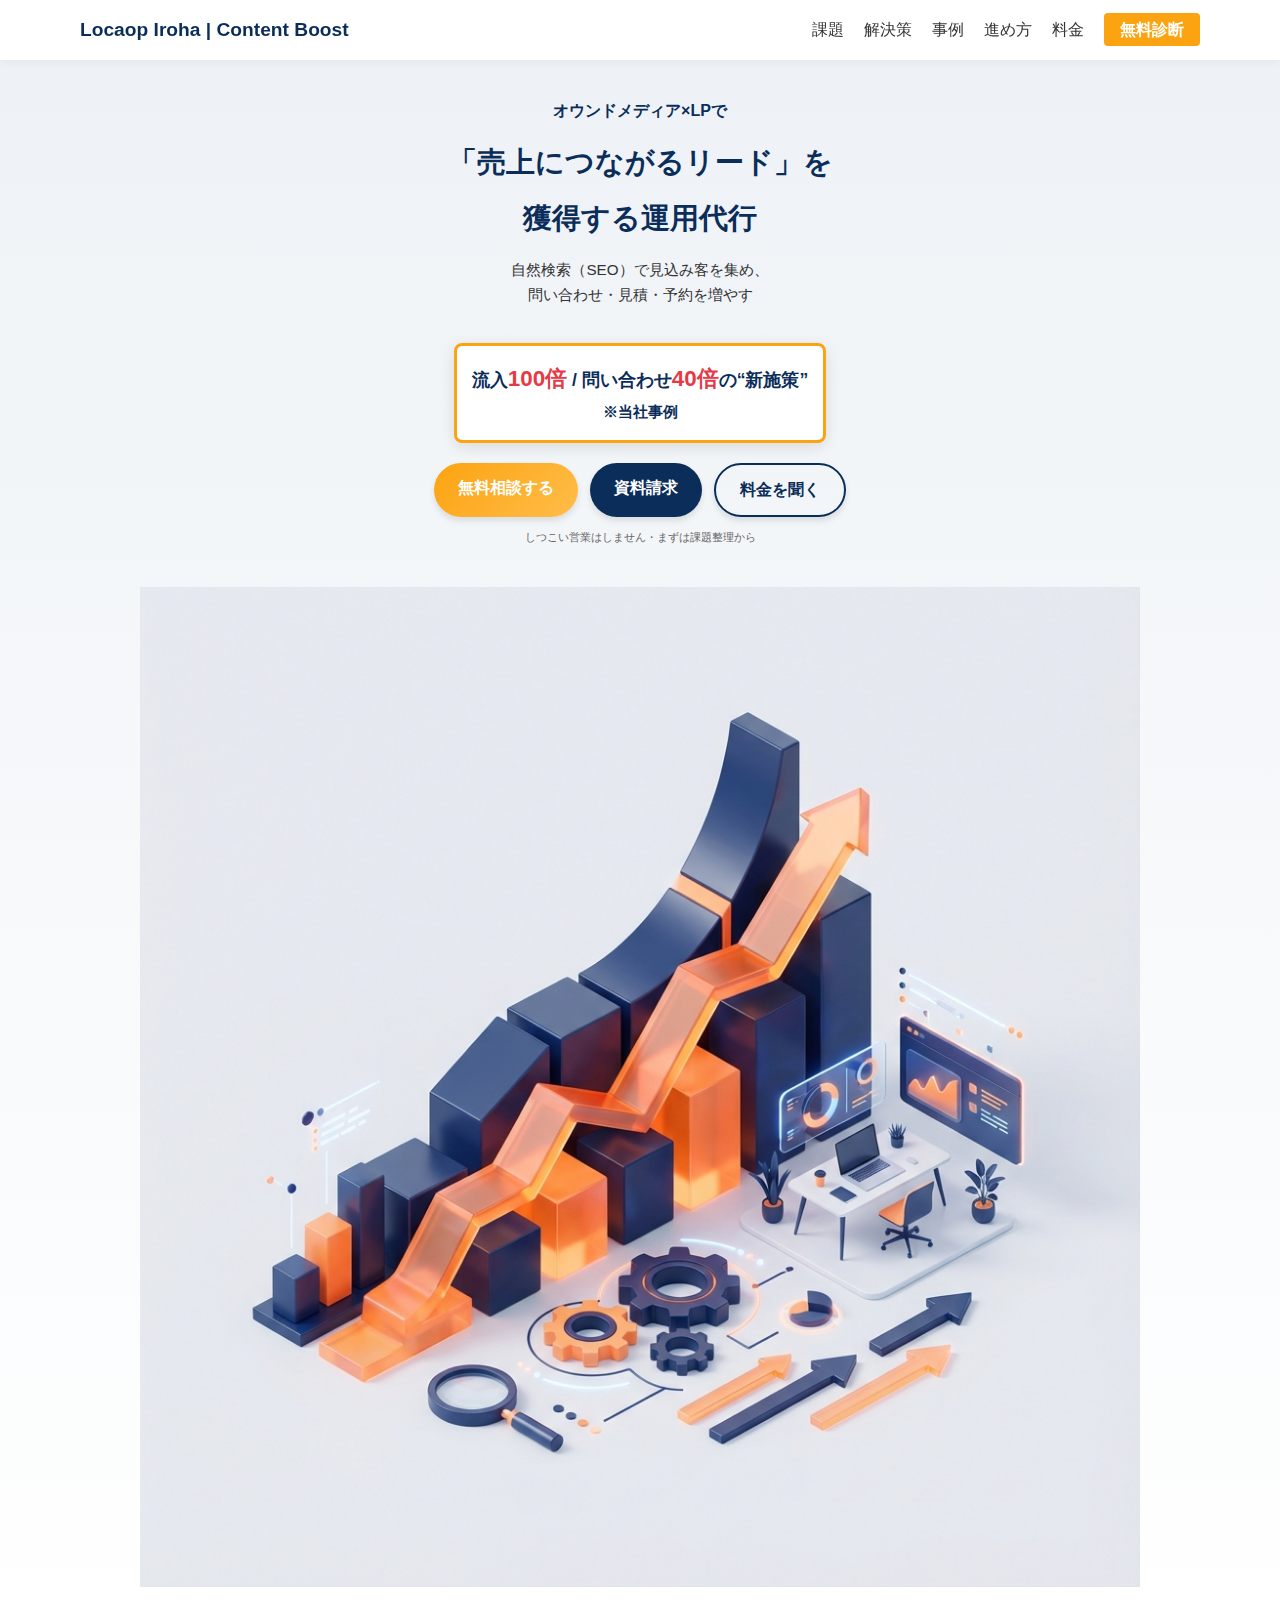
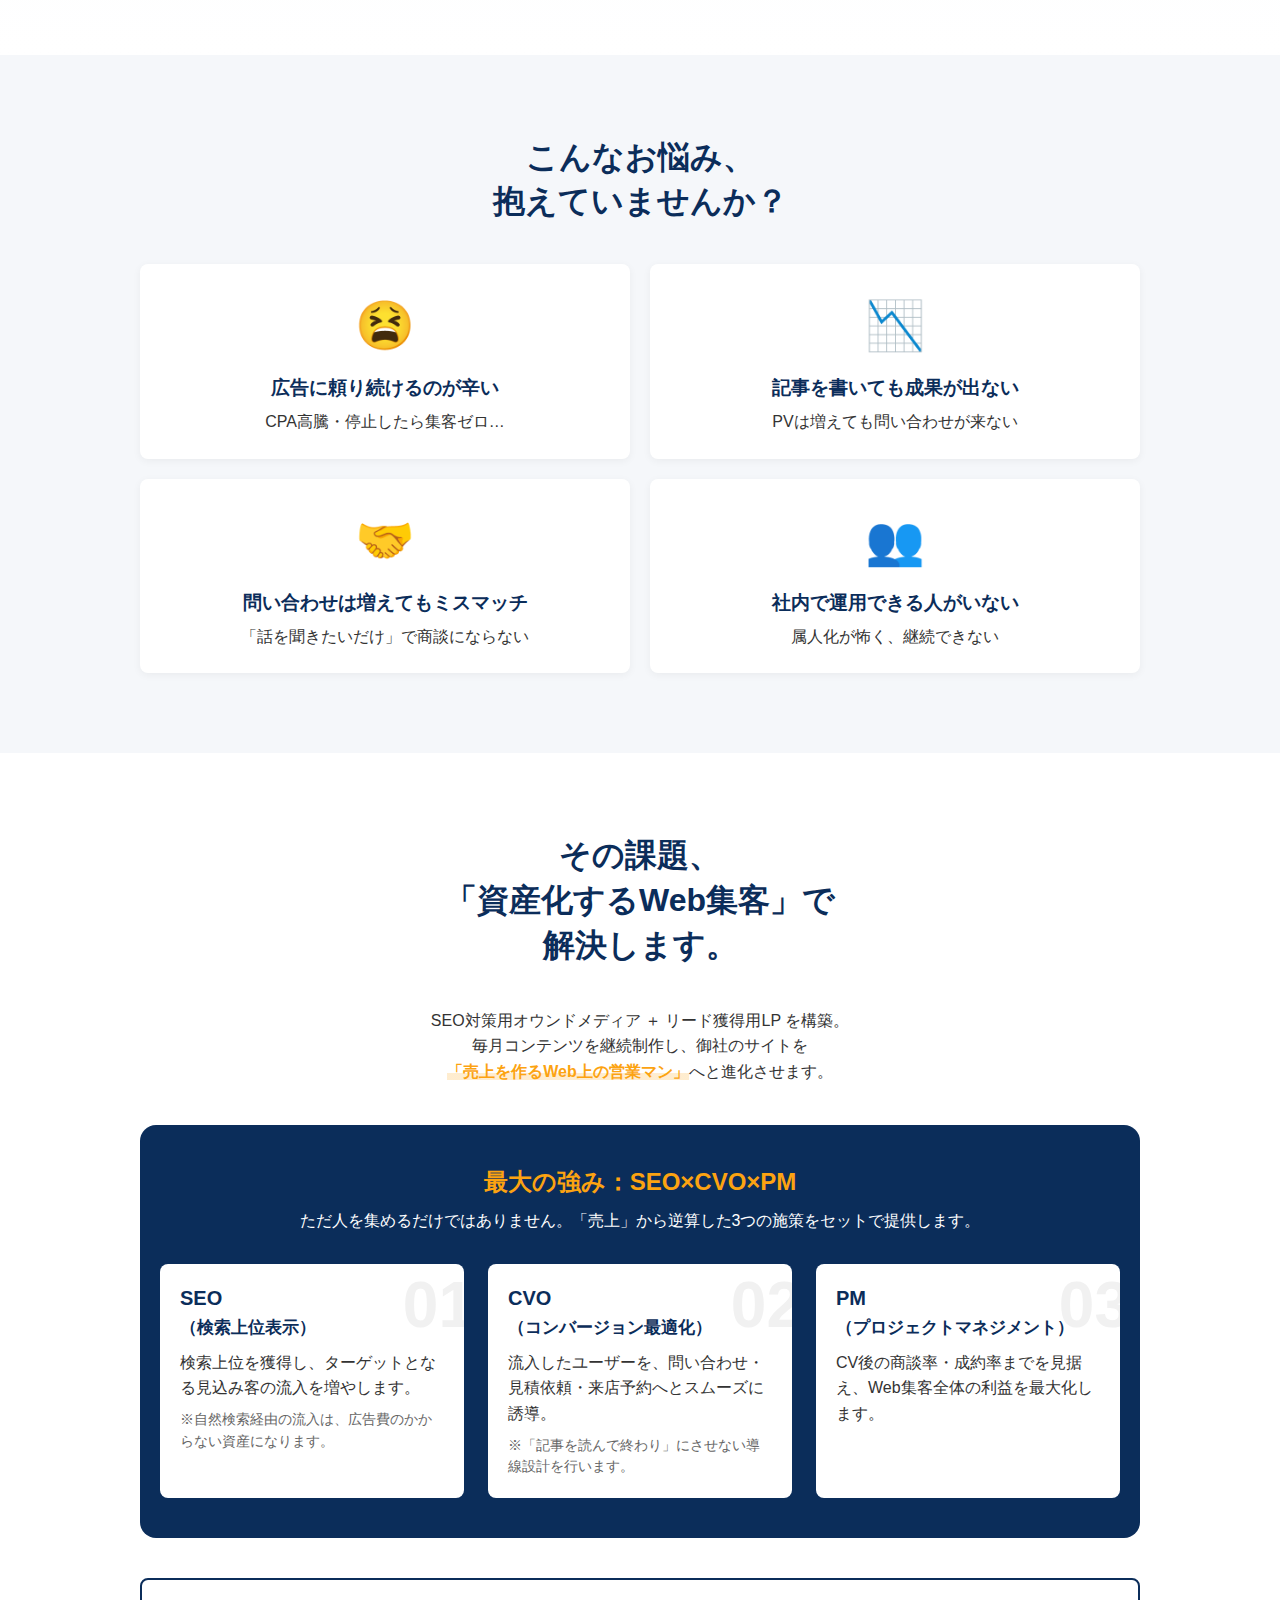
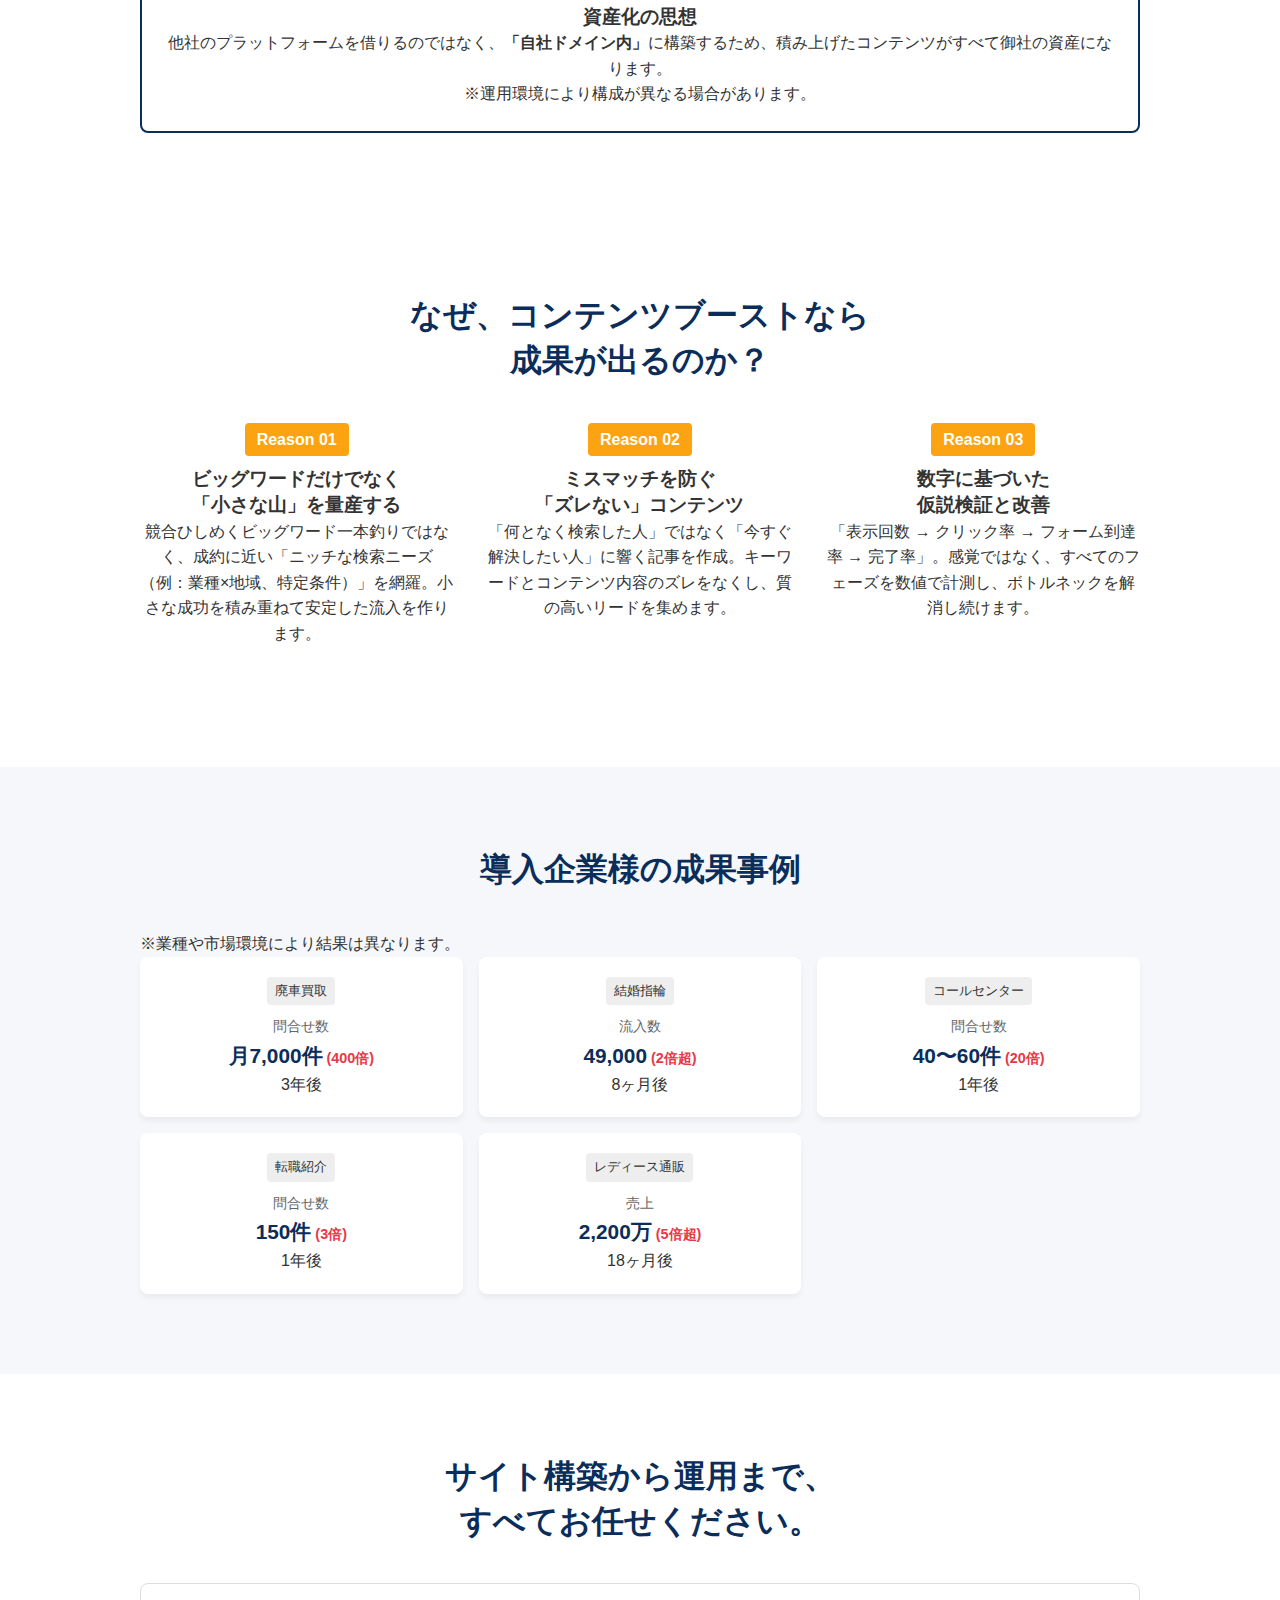
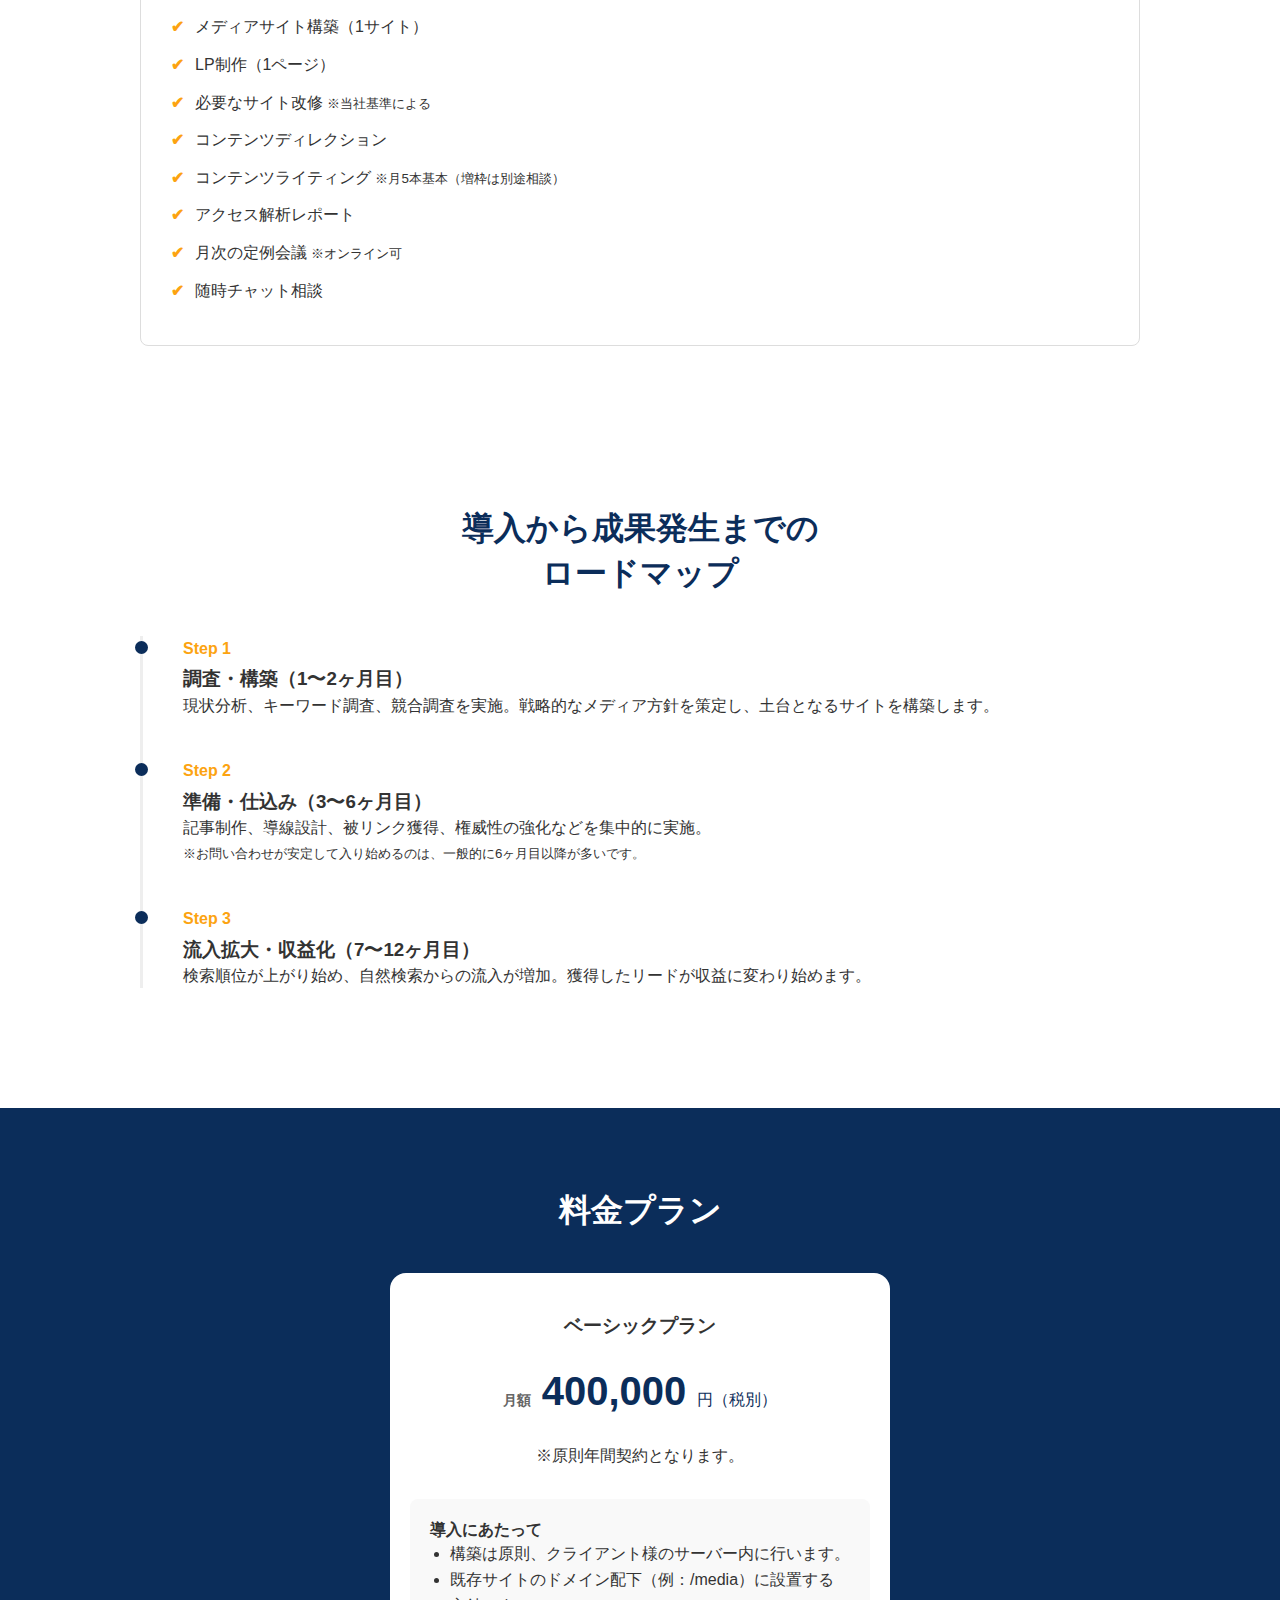
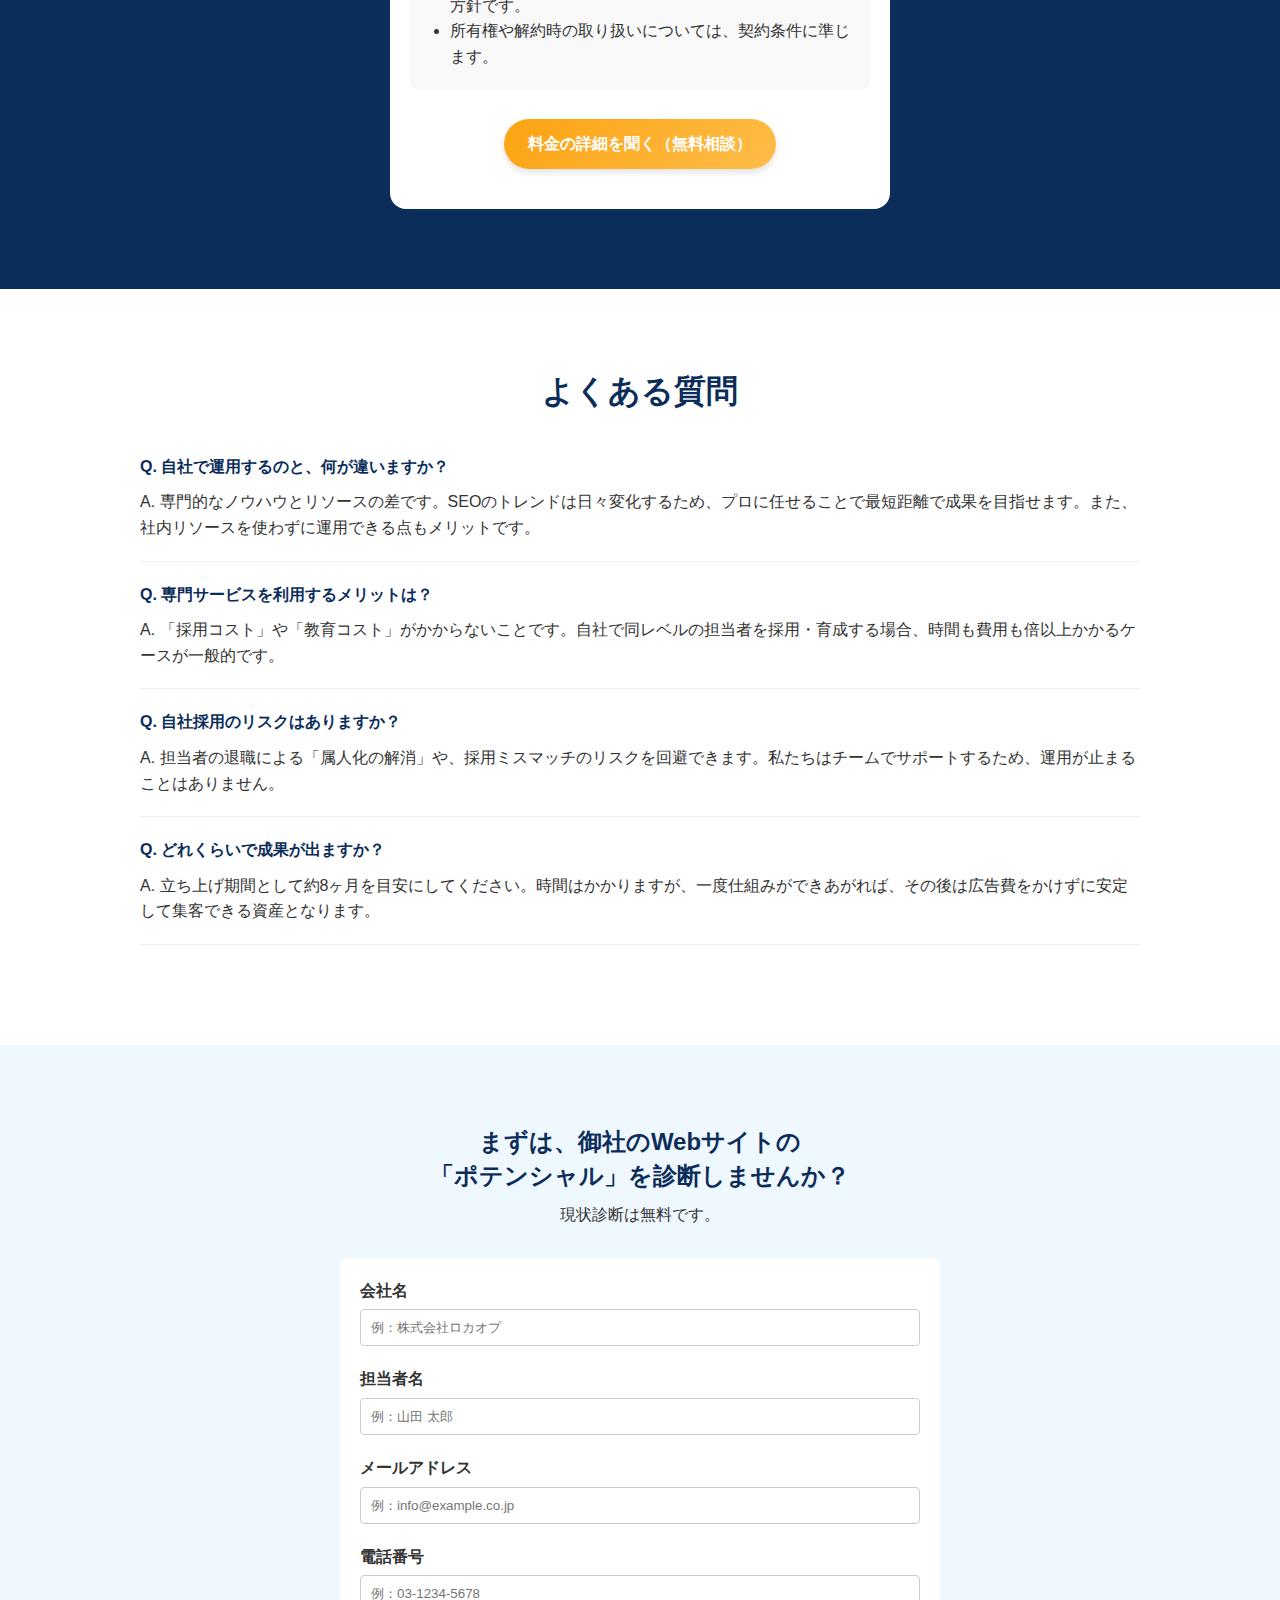
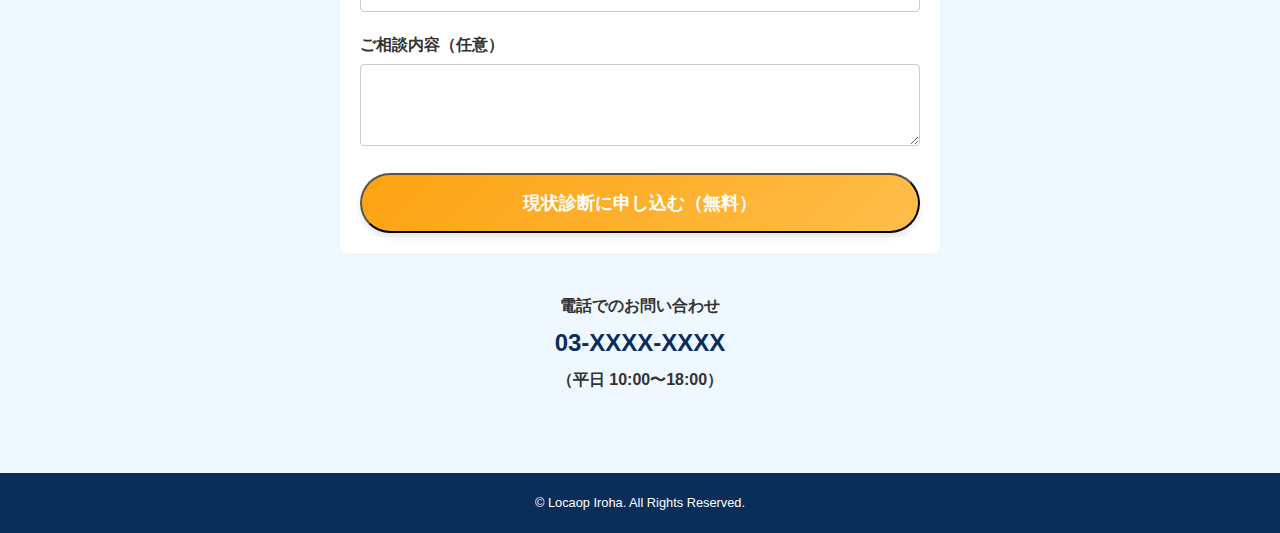
<file: index.html>
<!doctype html>
<html lang="ja">
<head>
  <meta charset="utf-8" />
  <meta http-equiv="refresh" content="0; url=content_boost_lp/" />
  <title>Redirecting…</title>
</head>
<body>
  <p>移動中です… <a href="content_boost_lp/">こちら</a></p>
</body>
</html>
</file>
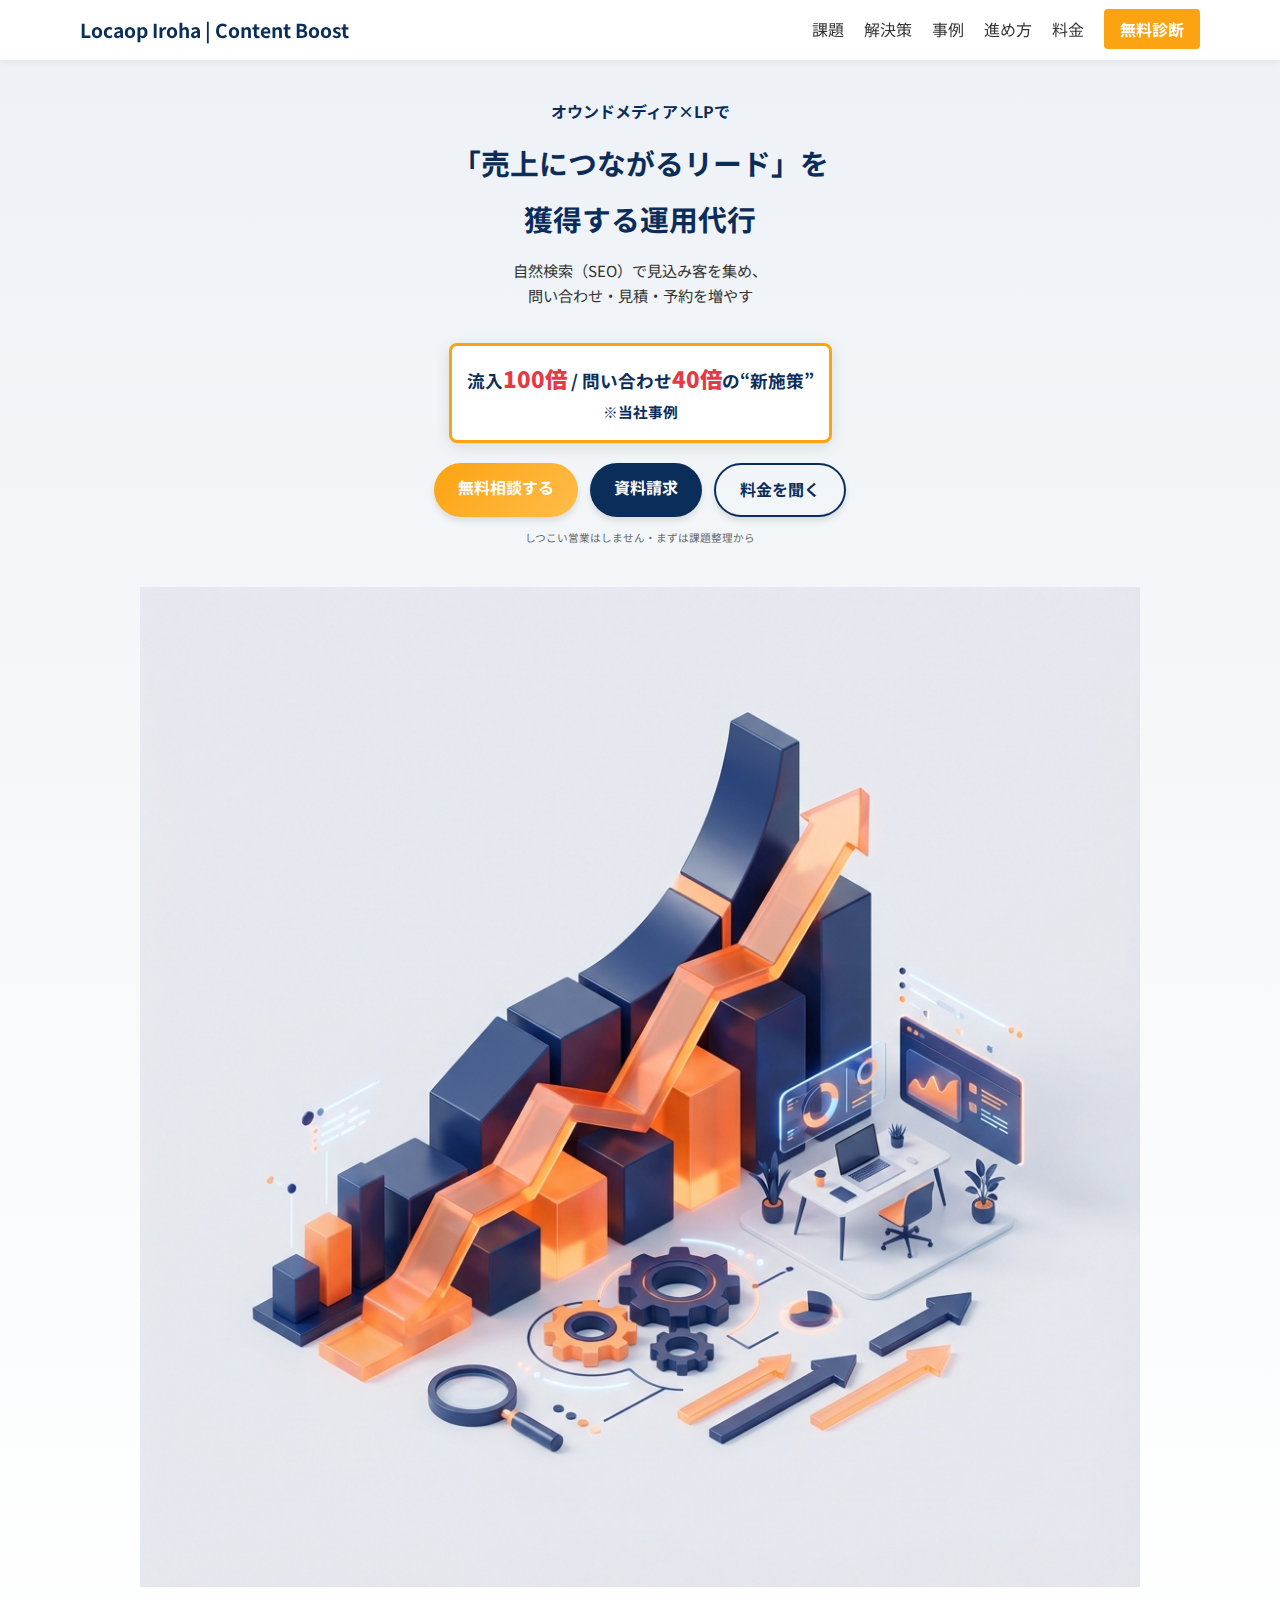
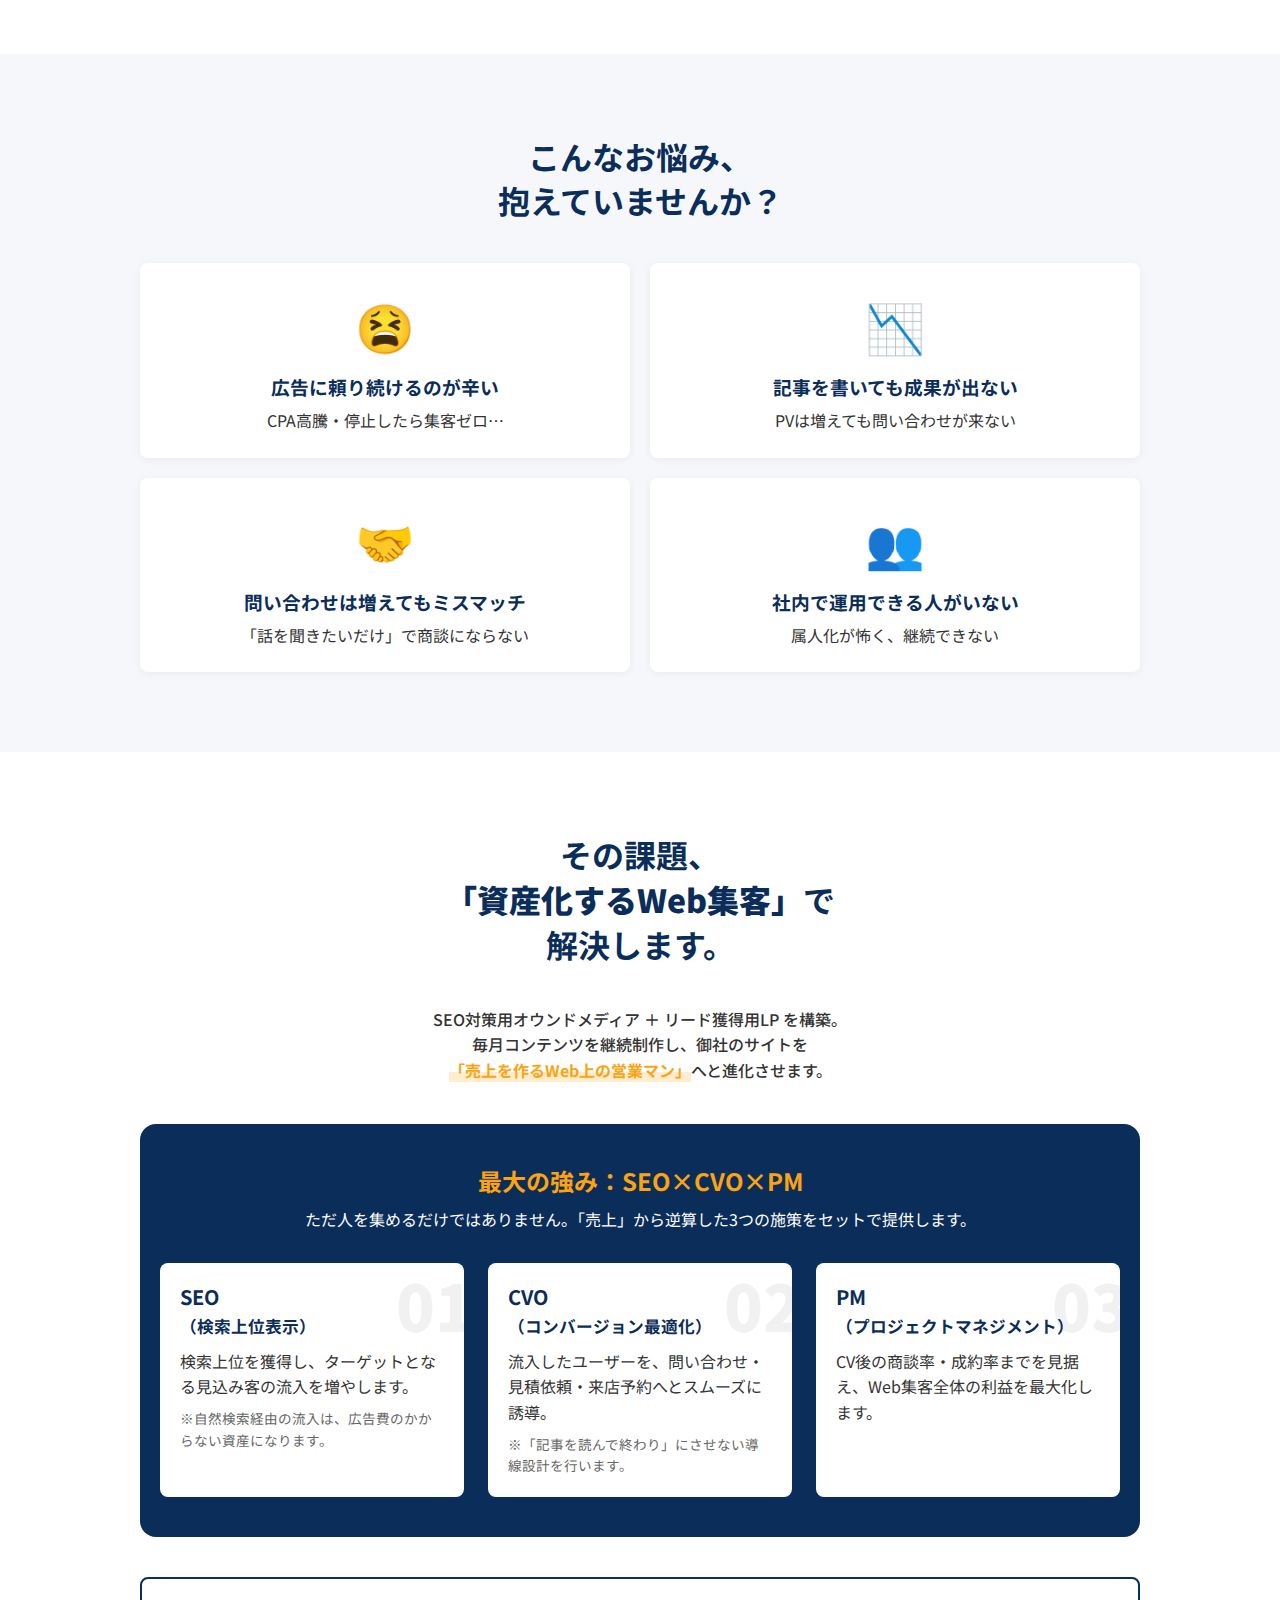
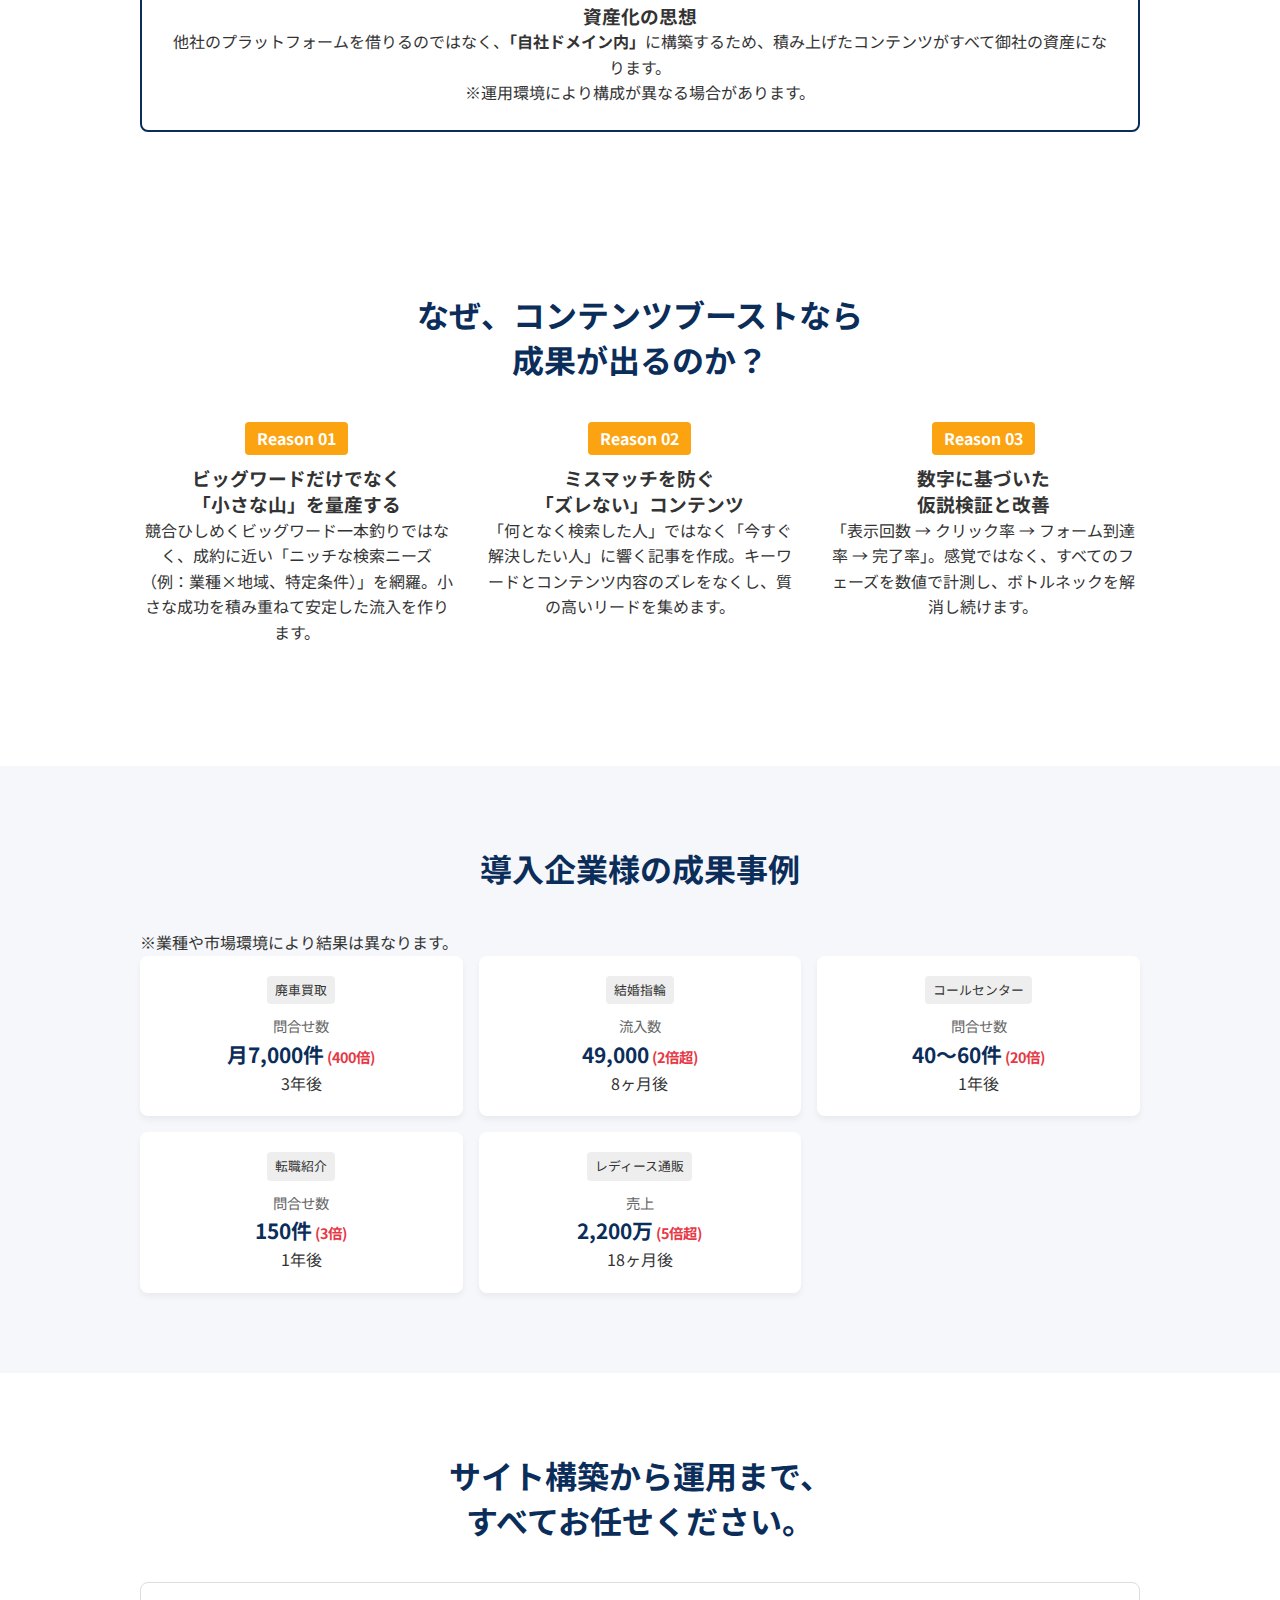
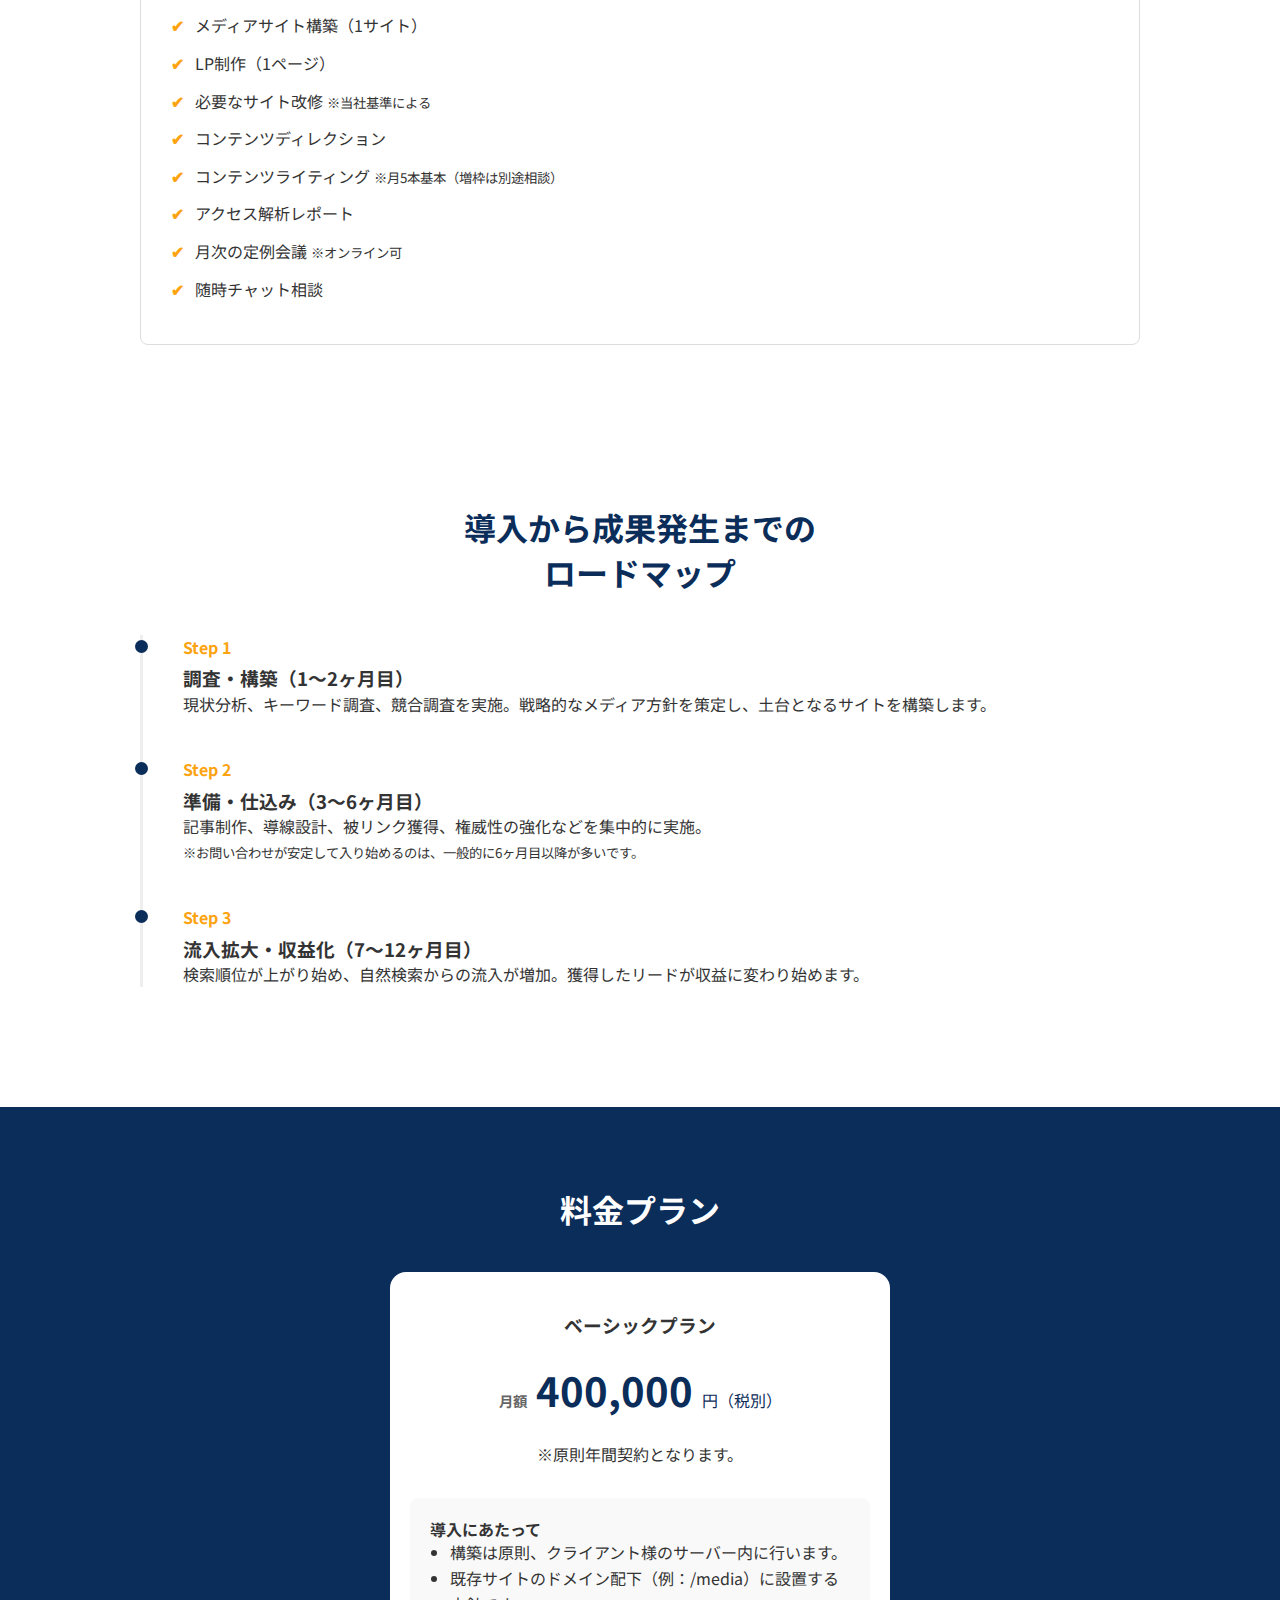
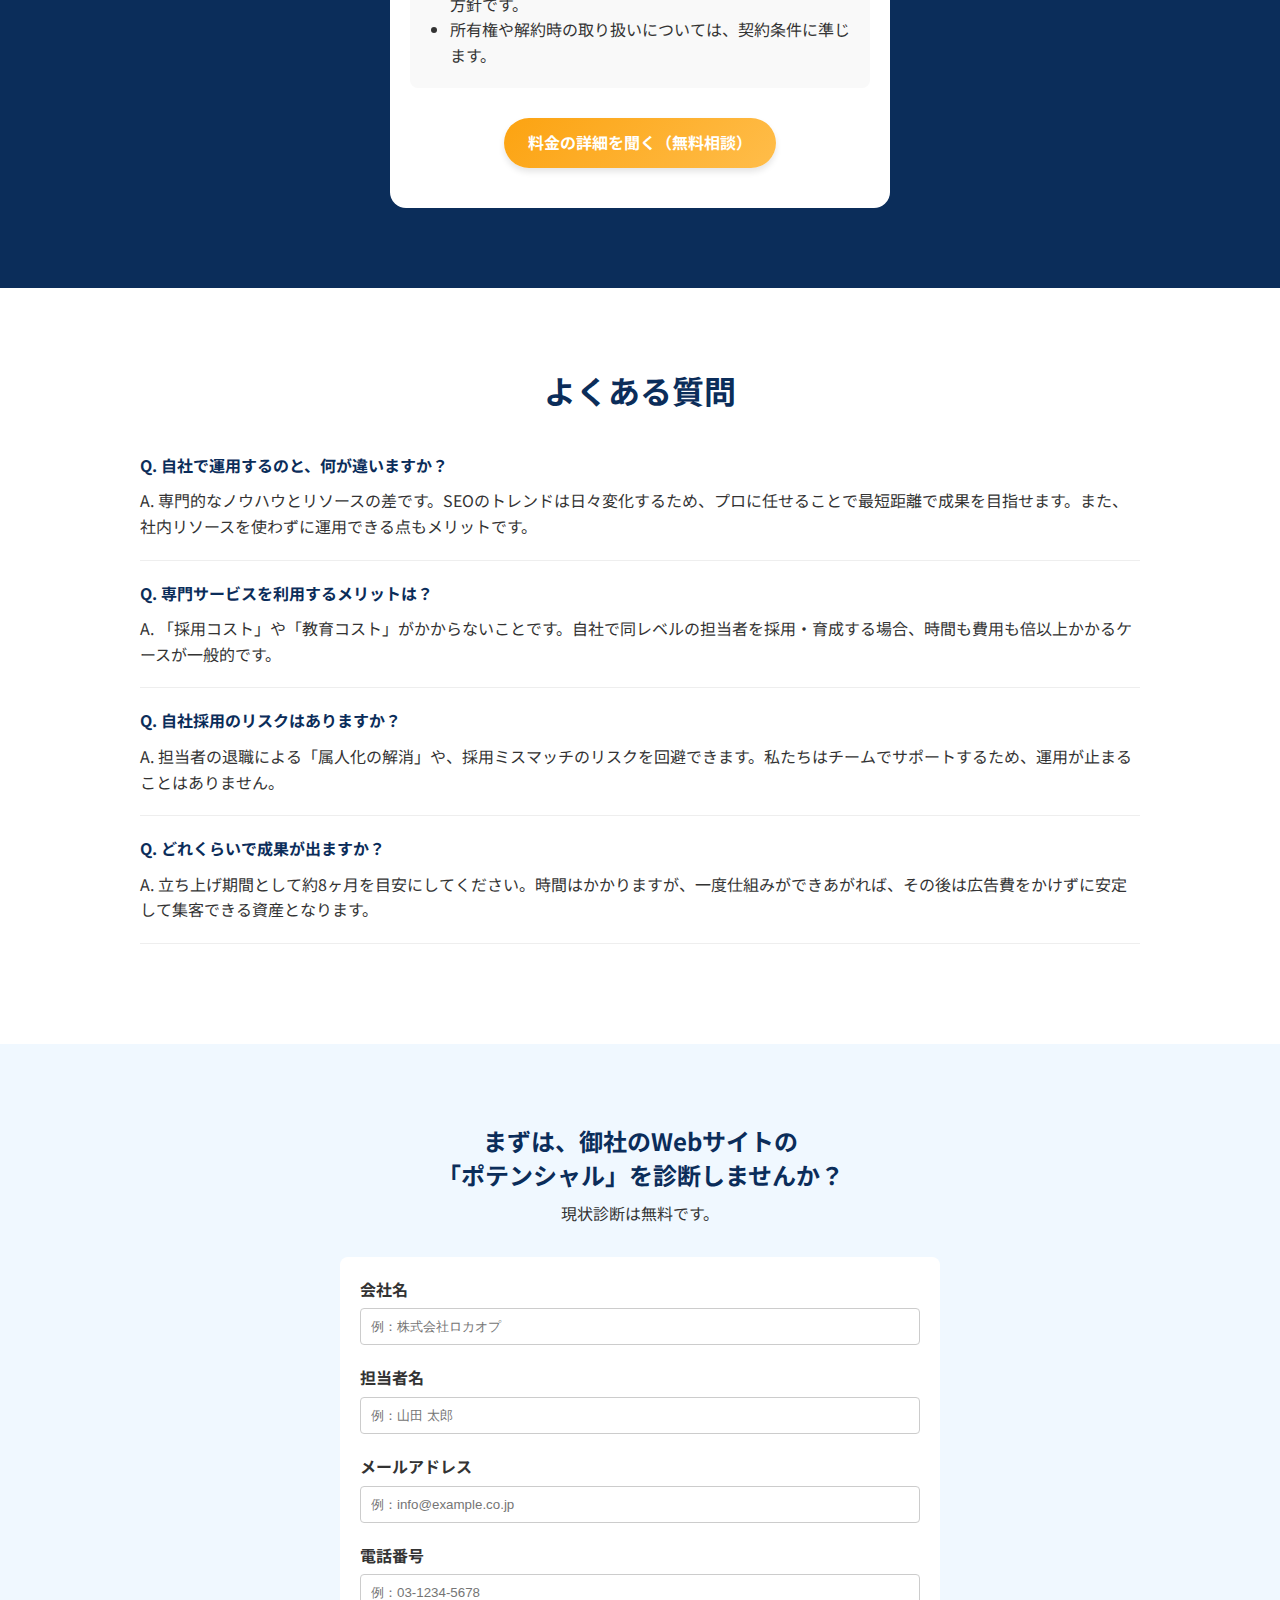
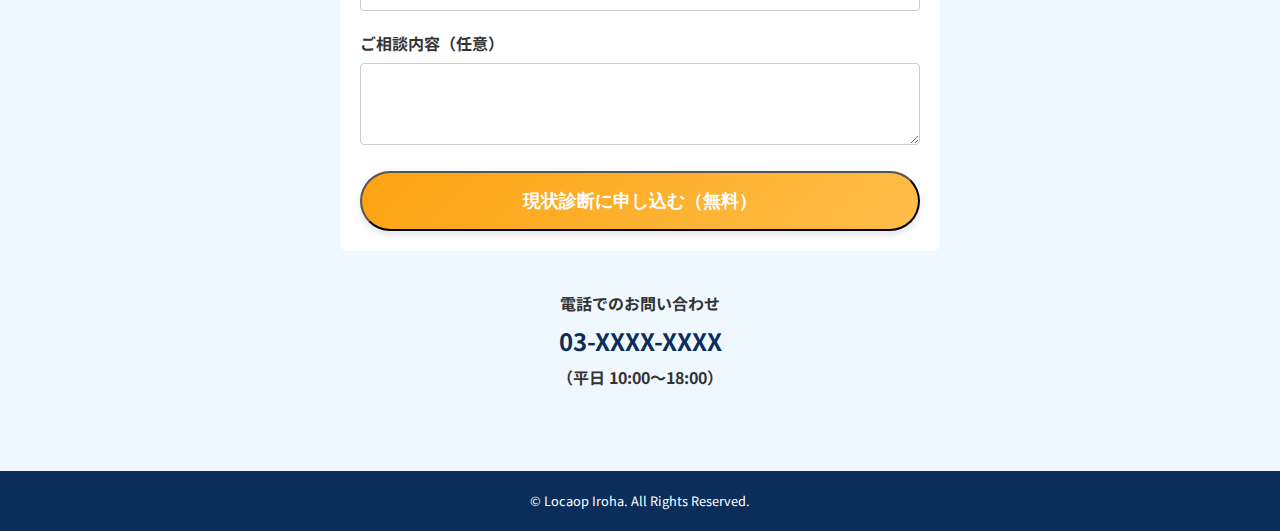
<file: content_boost_lp/index.html>
<!DOCTYPE html>
<html lang="ja">
<head>
    <meta charset="UTF-8">
    <meta name="viewport" content="width=device-width, initial-scale=1.0">
    <title>Content Boost | 売上につながるリードを獲得する運用代行</title>
    <meta name="description" content="オウンドメディア×LPで自然検索から見込み客を集め、問い合わせ・見積・予約を増やす「Content Boost」。ロカオプいろはの運用代行サービス。">
    <link rel="preconnect" href="https://fonts.googleapis.com">
    <link rel="preconnect" href="https://fonts.gstatic.com" crossorigin>
    <link href="https://fonts.googleapis.com/css2?family=Noto+Sans+JP:wght@400;500;700&display=swap" rel="stylesheet">
    <link rel="stylesheet" href="style.css">
</head>
<body>

    <!-- Header -->
    <header class="header">
        <div class="header-inner">
            <div class="logo">
                <!-- Placeholder for Logo if needed, or text -->
                <span class="logo-text">Locaop Iroha | Content Boost</span>
            </div>
            <button class="mobile-menu-btn" aria-label="メニューを開く">
                <span></span>
                <span></span>
                <span></span>
            </button>
            <nav class="nav-menu">
                <ul>
                    <li><a href="#problem">課題</a></li>
                    <li><a href="#solution">解決策</a></li>
                    <li><a href="#case">事例</a></li>
                    <li><a href="#flow">進め方</a></li>
                    <li><a href="#pricing">料金</a></li>
                    <li><a href="#contact" class="btn-nav">無料診断</a></li>
                </ul>
            </nav>
        </div>
    </header>

    <main>
        <!-- 1. Hero -->
        <section class="hero" id="hero">
            <div class="container hero-container">
                <div class="hero-content">
                    <h1>
                        <span class="hero-sub">オウンドメディア×LPで</span>
                        <span class="hero-main">「売上につながるリード」を<br>獲得する運用代行</span>
                    </h1>
                    <p class="hero-lead">自然検索（SEO）で見込み客を集め、<br class="sp-only">問い合わせ・見積・予約を増やす</p>
                    
                    <div class="hero-badge">
                        <p class="badge-text">流入<strong>100倍</strong> / 問い合わせ<strong>40倍</strong>の“新施策”<br><small>※当社事例</small></p>
                    </div>

                    <div class="cta-group">
                        <a href="#contact" class="btn btn-primary">無料相談する</a>
                        <a href="#contact" class="btn btn-secondary">資料請求</a>
                        <a href="#contact" class="btn btn-outline">料金を聞く</a>
                    </div>
                    <p class="trust-text"><small>しつこい営業はしません・まずは課題整理から</small></p>
                </div>
                <div class="hero-image">
                    <!-- Image will be placed via CSS or img tag -->
                    <img src="./assets/hero_chart_v1.png" alt="成長するグラフとビジネスマンのイメージ" class="hero-img-el">
                </div>
            </div>
        </section>

        <!-- 2. Problem -->
        <section class="section problem" id="problem">
            <div class="container">
                <h2 class="section-title">こんなお悩み、<br class="sp-only">抱えていませんか？</h2>
                <div class="problem-list">
                    <div class="problem-item">
                        <div class="problem-icon">😫</div>
                        <h3>広告に頼り続けるのが辛い</h3>
                        <p>CPA高騰・停止したら集客ゼロ…</p>
                    </div>
                    <div class="problem-item">
                        <div class="problem-icon">📉</div>
                        <h3>記事を書いても成果が出ない</h3>
                        <p>PVは増えても問い合わせが来ない</p>
                    </div>
                    <div class="problem-item">
                        <div class="problem-icon">🤝</div>
                        <h3>問い合わせは増えてもミスマッチ</h3>
                        <p>「話を聞きたいだけ」で商談にならない</p>
                    </div>
                    <div class="problem-item">
                        <div class="problem-icon">👥</div>
                        <h3>社内で運用できる人がいない</h3>
                        <p>属人化が怖く、継続できない</p>
                    </div>
                </div>
            </div>
        </section>

        <!-- 3. Solution -->
        <section class="section solution" id="solution">
            <div class="container">
                <h2 class="section-title">その課題、<br><strong>「資産化するWeb集客」</strong>で<br class="sp-only">解決します。</h2>
                
                <div class="solution-intro">
                    <p>SEO対策用オウンドメディア ＋ リード獲得用LP を構築。<br>
                    毎月コンテンツを継続制作し、御社のサイトを<br><strong>「売上を作るWeb上の営業マン」</strong>へと進化させます。</p>
                </div>

                <div class="solution-3points">
                    <h3 class="points-title">最大の強み：SEO×CVO×PM</h3>
                    <p class="points-desc">ただ人を集めるだけではありません。「売上」から逆算した3つの施策をセットで提供します。</p>
                    
                    <div class="point-cards">
                        <div class="point-card">
                            <div class="point-num">01</div>
                            <h4>SEO<br><small>（検索上位表示）</small></h4>
                            <p>検索上位を獲得し、ターゲットとなる見込み客の流入を増やします。</p>
                            <p class="note">※自然検索経由の流入は、広告費のかからない資産になります。</p>
                        </div>
                        <div class="point-card">
                            <div class="point-num">02</div>
                            <h4>CVO<br><small>（コンバージョン最適化）</small></h4>
                            <p>流入したユーザーを、問い合わせ・見積依頼・来店予約へとスムーズに誘導。</p>
                            <p class="note">※「記事を読んで終わり」にさせない導線設計を行います。</p>
                        </div>
                        <div class="point-card">
                            <div class="point-num">03</div>
                            <h4>PM<br><small>（プロジェクトマネジメント）</small></h4>
                            <p>CV後の商談率・成約率までを見据え、Web集客全体の利益を最大化します。</p>
                        </div>
                    </div>
                </div>

                <div class="solution-asset">
                    <h3>資産化の思想</h3>
                    <p>他社のプラットフォームを借りるのではなく、<strong>「自社ドメイン内」</strong>に構築するため、積み上げたコンテンツがすべて御社の資産になります。</p>
                    <p class="small-note">※運用環境により構成が異なる場合があります。</p>
                </div>
            </div>
        </section>

        <!-- 4. Why Us -->
        <section class="section why-us">
            <div class="container">
                <h2 class="section-title">なぜ、コンテンツブーストなら<br>成果が出るのか？</h2>
                <div class="reason-list">
                    <div class="reason-item">
                        <div class="reason-head">Reason 01</div>
                        <h3>ビッグワードだけでなく<br>「小さな山」を量産する</h3>
                        <p>競合ひしめくビッグワード一本釣りではなく、成約に近い「ニッチな検索ニーズ（例：業種×地域、特定条件）」を網羅。小さな成功を積み重ねて安定した流入を作ります。</p>
                    </div>
                    <div class="reason-item">
                        <div class="reason-head">Reason 02</div>
                        <h3>ミスマッチを防ぐ<br>「ズレない」コンテンツ</h3>
                        <p>「何となく検索した人」ではなく「今すぐ解決したい人」に響く記事を作成。キーワードとコンテンツ内容のズレをなくし、質の高いリードを集めます。</p>
                    </div>
                    <div class="reason-item">
                        <div class="reason-head">Reason 03</div>
                        <h3>数字に基づいた<br>仮説検証と改善</h3>
                        <p>「表示回数 → クリック率 → フォーム到達率 → 完了率」。感覚ではなく、すべてのフェーズを数値で計測し、ボトルネックを解消し続けます。</p>
                    </div>
                </div>
            </div>
        </section>

        <!-- 5. Social Proof (Cases) -->
        <section class="section case" id="case">
            <div class="container">
                <h2 class="section-title">導入企業様の成果事例</h2>
                <p class="case-note">※業種や市場環境により結果は異なります。</p>
                
                <div class="case-grid">
                    <div class="case-card">
                        <div class="case-cat">廃車買取</div>
                        <div class="case-result">
                            <div class="label">問合せ数</div>
                            <div class="val">月7,000件<span class="up"> (400倍)</span></div>
                        </div>
                        <div class="case-period">3年後</div>
                    </div>
                    <div class="case-card">
                        <div class="case-cat">結婚指輪</div>
                        <div class="case-result">
                            <div class="label">流入数</div>
                            <div class="val">49,000<span class="up"> (2倍超)</span></div>
                        </div>
                        <div class="case-period">8ヶ月後</div>
                    </div>
                    <div class="case-card">
                        <div class="case-cat">コールセンター</div>
                        <div class="case-result">
                            <div class="label">問合せ数</div>
                            <div class="val">40〜60件<span class="up"> (20倍)</span></div>
                        </div>
                        <div class="case-period">1年後</div>
                    </div>
                    <div class="case-card">
                        <div class="case-cat">転職紹介</div>
                        <div class="case-result">
                            <div class="label">問合せ数</div>
                            <div class="val">150件<span class="up"> (3倍)</span></div>
                        </div>
                        <div class="case-period">1年後</div>
                    </div>
                    <div class="case-card">
                        <div class="case-cat">レディース通販</div>
                        <div class="case-result">
                            <div class="label">売上</div>
                            <div class="val">2,200万<span class="up"> (5倍超)</span></div>
                        </div>
                        <div class="case-period">18ヶ月後</div>
                    </div>
                </div>
            </div>
        </section>

        <!-- 6. Deliverables -->
        <section class="section deliverables">
            <div class="container">
                <h2 class="section-title">サイト構築から運用まで、<br>すべてお任せください。</h2>
                <div class="deliverable-box">
                    <ul class="check-list">
                        <li>メディアサイト構築（1サイト）</li>
                        <li>LP制作（1ページ）</li>
                        <li>必要なサイト改修 <small>※当社基準による</small></li>
                        <li>コンテンツディレクション</li>
                        <li>コンテンツライティング <small>※月5本基本（増枠は別途相談）</small></li>
                        <li>アクセス解析レポート</li>
                        <li>月次の定例会議 <small>※オンライン可</small></li>
                        <li>随時チャット相談</li>
                    </ul>
                </div>
            </div>
        </section>

        <!-- 7. Process -->
        <section class="section process" id="flow">
            <div class="container">
                <h2 class="section-title">導入から成果発生までの<br>ロードマップ</h2>
                <div class="timeline">
                    <div class="timeline-item">
                        <div class="time-label">Step 1</div>
                        <h3>調査・構築（1〜2ヶ月目）</h3>
                        <p>現状分析、キーワード調査、競合調査を実施。戦略的なメディア方針を策定し、土台となるサイトを構築します。</p>
                    </div>
                    <div class="timeline-item">
                        <div class="time-label">Step 2</div>
                        <h3>準備・仕込み（3〜6ヶ月目）</h3>
                        <p>記事制作、導線設計、被リンク獲得、権威性の強化などを集中的に実施。<br>
                        <small>※お問い合わせが安定して入り始めるのは、一般的に6ヶ月目以降が多いです。</small></p>
                    </div>
                    <div class="timeline-item">
                        <div class="time-label">Step 3</div>
                        <h3>流入拡大・収益化（7〜12ヶ月目）</h3>
                        <p>検索順位が上がり始め、自然検索からの流入が増加。獲得したリードが収益に変わり始めます。</p>
                    </div>
                </div>
            </div>
        </section>

        <!-- 8. Pricing -->
        <section class="section pricing" id="pricing">
            <div class="container">
                <h2 class="section-title">料金プラン</h2>
                <div class="price-card">
                    <h3>ベーシックプラン</h3>
                    <div class="price">
                        <span class="label">月額</span>
                        <span class="amount">400,000</span>
                        <span class="unit">円（税別）</span>
                    </div>
                    <p class="contract-note">※原則年間契約となります。</p>
                    
                    <div class="price-details">
                        <h4>導入にあたって</h4>
                        <ul>
                            <li>構築は原則、クライアント様のサーバー内に行います。</li>
                            <li>既存サイトのドメイン配下（例：/media）に設置する方針です。</li>
                            <li>所有権や解約時の取り扱いについては、契約条件に準じます。</li>
                        </ul>
                    </div>
                    
                    <div class="price-cta">
                        <a href="#contact" class="btn btn-primary">料金の詳細を聞く（無料相談）</a>
                    </div>
                </div>
            </div>
        </section>

        <!-- 9. FAQ -->
        <section class="section faq">
            <div class="container">
                <h2 class="section-title">よくある質問</h2>
                <dl class="faq-list">
                    <div class="faq-item">
                        <dt>Q. 自社で運用するのと、何が違いますか？</dt>
                        <dd>A. 専門的なノウハウとリソースの差です。SEOのトレンドは日々変化するため、プロに任せることで最短距離で成果を目指せます。また、社内リソースを使わずに運用できる点もメリットです。</dd>
                    </div>
                    <div class="faq-item">
                        <dt>Q. 専門サービスを利用するメリットは？</dt>
                        <dd>A. 「採用コスト」や「教育コスト」がかからないことです。自社で同レベルの担当者を採用・育成する場合、時間も費用も倍以上かかるケースが一般的です。</dd>
                    </div>
                    <div class="faq-item">
                        <dt>Q. 自社採用のリスクはありますか？</dt>
                        <dd>A. 担当者の退職による「属人化の解消」や、採用ミスマッチのリスクを回避できます。私たちはチームでサポートするため、運用が止まることはありません。</dd>
                    </div>
                    <div class="faq-item">
                        <dt>Q. どれくらいで成果が出ますか？</dt>
                        <dd>A. 立ち上げ期間として約8ヶ月を目安にしてください。時間はかかりますが、一度仕組みができあがれば、その後は広告費をかけずに安定して集客できる資産となります。</dd>
                    </div>
                </dl>
            </div>
        </section>

        <!-- 10. Final CTA -->
        <section class="section final-cta" id="contact">
            <div class="container">
                <h2 class="cta-title">まずは、御社のWebサイトの<br>「ポテンシャル」を診断しませんか？</h2>
                <p class="cta-sub">現状診断は無料です。</p>

                <form class="contact-form">
                    <div class="form-group">
                        <label for="company">会社名</label>
                        <input type="text" id="company" name="company" placeholder="例：株式会社ロカオプ">
                    </div>
                    <div class="form-group">
                        <label for="name">担当者名</label>
                        <input type="text" id="name" name="name" placeholder="例：山田 太郎">
                    </div>
                    <div class="form-group">
                        <label for="email">メールアドレス</label>
                        <input type="email" id="email" name="email" placeholder="例：info@example.co.jp">
                    </div>
                    <div class="form-group">
                        <label for="tel">電話番号</label>
                        <input type="tel" id="tel" name="tel" placeholder="例：03-1234-5678">
                    </div>
                    <div class="form-group">
                        <label for="message">ご相談内容（任意）</label>
                        <textarea id="message" name="message" rows="4"></textarea>
                    </div>
                    <div class="form-submit">
                        <button type="submit" class="btn btn-primary btn-large">現状診断に申し込む（無料）</button>
                    </div>
                </form>

                <div class="tel-area">
                    <p>電話でのお問い合わせ</p>
                    <a href="tel:03-XXXX-XXXX" class="tel-link">03-XXXX-XXXX</a>
                    <span>（平日 10:00〜18:00）</span>
                </div>
            </div>
        </section>

    </main>

    <footer class="footer">
        <div class="container">
            <p class="copyright">&copy; Locaop Iroha. All Rights Reserved.</p>
        </div>
    </footer>

    <script src="script.js"></script>
</body>
</html>
</file>
<file: content_boost_lp/style.css>
:root {
    --primary-color: #0b2d5a;
    /* Navy Blue (Trust) */
    --secondary-color: #fca311;
    /* Orange (Boost/Energy) */
    --accent-color: #e5e5e5;
    --text-color: #333333;
    --light-bg: #f5f7fa;
    --white: #ffffff;
    --border-radius: 8px;
    --font-family: 'Noto Sans JP', sans-serif;
    --max-width: 1000px;
    --spacing-section: 80px;
    --spacing-md: 40px;
}

/* Reset & Base */
* {
    box-sizing: border-box;
    margin: 0;
    padding: 0;
}

body {
    font-family: var(--font-family);
    line-height: 1.6;
    color: var(--text-color);
    background-color: var(--white);
    padding-top: 60px;
    /* Header height */
}

a {
    text-decoration: none;
    color: inherit;
    transition: opacity 0.3s;
}

ul {
    list-style: none;
}

img {
    max-width: 100%;
    height: auto;
}

.container {
    width: 90%;
    max-width: var(--max-width);
    margin: 0 auto;
}

.section {
    padding: var(--spacing-section) 0;
}

.sp-only {
    display: block;
}

/* Typography */
h1,
h2,
h3,
h4 {
    font-weight: 700;
    line-height: 1.4;
}

.section-title {
    font-size: 2rem;
    text-align: center;
    margin-bottom: var(--spacing-md);
    color: var(--primary-color);
}

/* Buttons */
.btn {
    display: inline-block;
    padding: 12px 24px;
    border-radius: 50px;
    font-weight: 700;
    text-align: center;
    cursor: pointer;
    box-shadow: 0 4px 6px rgba(0, 0, 0, 0.1);
    transition: transform 0.2s, box-shadow 0.2s;
}

.btn:hover {
    transform: translateY(-2px);
    box-shadow: 0 6px 12px rgba(0, 0, 0, 0.15);
}

.btn-primary {
    background: linear-gradient(135deg, var(--secondary-color), #ffbd4a);
    color: var(--white);
}

.btn-secondary {
    background-color: var(--primary-color);
    color: var(--white);
}

.btn-outline {
    background-color: transparent;
    border: 2px solid var(--primary-color);
    color: var(--primary-color);
}

.btn-large {
    width: 100%;
    padding: 16px;
    font-size: 1.1rem;
}

/* Header */
.header {
    position: fixed;
    top: 0;
    left: 0;
    width: 100%;
    height: 60px;
    background-color: rgba(255, 255, 255, 0.95);
    box-shadow: 0 2px 10px rgba(0, 0, 0, 0.05);
    z-index: 1000;
}

.header-inner {
    display: flex;
    justify-content: space-between;
    align-items: center;
    height: 100%;
    padding: 0 20px;
    max-width: 1200px;
    margin: 0 auto;
}

.logo-text {
    font-weight: 700;
    font-size: 1.2rem;
    color: var(--primary-color);
}

.nav-menu {
    display: none;
    /* Hidden on mobile */
}

.nav-menu.active {
    display: block;
    position: absolute;
    top: 60px;
    left: 0;
    width: 100%;
    background: white;
    padding: 20px;
    box-shadow: 0 5px 10px rgba(0, 0, 0, 0.1);
}

.nav-menu.active ul {
    display: flex;
    flex-direction: column;
    gap: 15px;
    text-align: center;
}

/* Hero Section */
.hero {
    padding: 40px 0 60px;
    background: linear-gradient(180deg, #eef2f6 0%, #ffffff 100%);
    text-align: center;
}

.hero-sub {
    display: block;
    font-size: 1rem;
    color: var(--primary-color);
    font-weight: bold;
    margin-bottom: 8px;
}

.hero-main {
    font-size: 1.8rem;
    color: var(--primary-color);
}

.hero-lead {
    margin: 16px 0;
    font-size: 0.95rem;
}

.hero-badge {
    display: inline-block;
    background-color: #fff;
    border: 3px solid var(--secondary-color);
    padding: 15px;
    border-radius: 8px;
    margin: 20px 0;
    box-shadow: 0 4px 15px rgba(0, 0, 0, 0.1);
}

.badge-text {
    font-weight: bold;
    color: var(--primary-color);
    font-size: 1.1rem;
}

.badge-text strong {
    color: #e63946;
    /* Strong red for numbers */
    font-size: 1.4rem;
}

.cta-group {
    display: flex;
    flex-direction: column;
    gap: 12px;
    max-width: 300px;
    margin: 0 auto;
}

.trust-text {
    margin-top: 10px;
    font-size: 0.8rem;
    color: #666;
}

.hero-image {
    margin-top: 40px;
}

/* Problem Section */
.problem {
    background-color: var(--light-bg);
}

.problem-list {
    display: grid;
    gap: 20px;
}

.problem-item {
    background: var(--white);
    padding: 24px;
    border-radius: var(--border-radius);
    text-align: center;
    box-shadow: 0 2px 8px rgba(0, 0, 0, 0.05);
}

.problem-icon {
    font-size: 3rem;
    margin-bottom: 10px;
}

.problem-item h3 {
    margin-bottom: 8px;
    color: var(--primary-color);
}

/* Solution Section */
.solution-intro {
    text-align: center;
    margin-bottom: 40px;
    font-weight: 500;
}

.solution-intro strong {
    color: var(--secondary-color);
    background: linear-gradient(transparent 60%, rgba(252, 163, 17, 0.2) 60%);
}

.solution-3points {
    background-color: var(--primary-color);
    color: var(--white);
    padding: 40px 20px;
    border-radius: 16px;
    text-align: center;
}

.points-title {
    font-size: 1.5rem;
    margin-bottom: 10px;
    color: var(--secondary-color);
}

.point-cards {
    display: grid;
    gap: 24px;
    margin-top: 30px;
}

.point-card {
    background: var(--white);
    color: var(--text-color);
    padding: 20px;
    border-radius: 8px;
    text-align: left;
    position: relative;
    overflow: hidden;
}

.point-num {
    position: absolute;
    top: -10px;
    right: -10px;
    font-size: 4rem;
    font-weight: 900;
    color: #f1f1f1;
    z-index: 0;
}

.point-card h4,
.point-card p {
    position: relative;
    z-index: 1;
}

.point-card h4 {
    font-size: 1.25rem;
    margin-bottom: 10px;
    color: var(--primary-color);
}

.note {
    font-size: 0.85rem;
    color: #666;
    margin-top: 8px;
}

.solution-asset {
    text-align: center;
    margin-top: 40px;
    padding: 24px;
    background: #fff;
    border: 2px solid var(--primary-color);
    border-radius: 8px;
}

/* Why Us Section */
.reason-item {
    margin-bottom: 40px;
    text-align: center;
}

.reason-head {
    display: inline-block;
    background: var(--secondary-color);
    color: var(--white);
    padding: 4px 12px;
    border-radius: 4px;
    font-weight: bold;
    margin-bottom: 10px;
}

/* Case Section */
.case {
    background-color: var(--light-bg);
}

.case-grid {
    display: grid;
    gap: 16px;
}

.case-card {
    background: var(--white);
    padding: 20px;
    border-radius: 8px;
    box-shadow: 0 4px 6px rgba(0, 0, 0, 0.05);
    display: flex;
    flex-direction: column;
    align-items: center;
    text-align: center;
}

.case-cat {
    background: #eee;
    padding: 4px 8px;
    border-radius: 4px;
    font-size: 0.8rem;
    margin-bottom: 10px;
}

.label {
    font-size: 0.9rem;
    color: #666;
}

.val {
    font-size: 1.3rem;
    font-weight: bold;
    color: var(--primary-color);
}

.up {
    color: #e63946;
    font-size: 0.9rem;
}

/* Deliverables */
.deliverable-box {
    background: var(--white);
    border: 1px solid #ddd;
    padding: 30px;
    border-radius: 8px;
}

.check-list li {
    padding-left: 1.5em;
    position: relative;
    margin-bottom: 12px;
}

.check-list li::before {
    content: "✔";
    color: var(--secondary-color);
    position: absolute;
    left: 0;
    font-weight: bold;
}

/* Process */
.timeline {
    position: relative;
    padding-left: 20px;
    border-left: 3px solid #eee;
}

.timeline-item {
    margin-bottom: 40px;
    position: relative;
    padding-left: 20px;
}

.timeline-item::before {
    content: "";
    width: 13px;
    height: 13px;
    background: var(--primary-color);
    border-radius: 50%;
    position: absolute;
    left: -28px;
    top: 5px;
}

.time-label {
    color: var(--secondary-color);
    font-weight: bold;
    margin-bottom: 5px;
}

/* Pricing */
.pricing {
    background-color: var(--primary-color);
    color: var(--white);
    text-align: center;
}

.pricing .section-title {
    color: var(--white);
}

.price-card {
    background: var(--white);
    color: var(--text-color);
    padding: 40px 20px;
    border-radius: 16px;
    max-width: 500px;
    margin: 0 auto;
}

.price {
    font-size: 2.5rem;
    font-weight: bold;
    color: var(--primary-color);
    margin: 20px 0;
}

.price .unit {
    font-size: 1rem;
    font-weight: normal;
}

.price-details {
    text-align: left;
    margin: 30px 0;
    background: #f9f9f9;
    padding: 20px;
    border-radius: 8px;
}

.price-details ul {
    list-style: disc;
    padding-left: 20px;
}

/* FAQ */
.faq-item {
    margin-bottom: 20px;
    border-bottom: 1px solid #eee;
    padding-bottom: 20px;
}

.faq-item dt {
    font-weight: bold;
    color: var(--primary-color);
    margin-bottom: 10px;
}

/* Forms & CTA */
.final-cta {
    background: aliceblue;
    text-align: center;
}

.cta-title {
    font-size: 1.5rem;
    margin-bottom: 10px;
    color: var(--primary-color);
}

.contact-form {
    background: var(--white);
    padding: 20px;
    border-radius: 8px;
    max-width: 600px;
    margin: 30px auto;
    text-align: left;
}

.form-group {
    margin-bottom: 20px;
}

.form-group label {
    display: block;
    margin-bottom: 6px;
    font-weight: bold;
}

.form-group input,
.form-group textarea {
    width: 100%;
    padding: 10px;
    border: 1px solid #ccc;
    border-radius: 4px;
}

.tel-area {
    margin-top: 40px;
    font-weight: bold;
}

.tel-link {
    font-size: 1.5rem;
    color: var(--primary-color);
    display: block;
    margin: 5px 0;
}

.footer {
    background: var(--primary-color);
    color: white;
    text-align: center;
    padding: 20px;
    font-size: 0.8rem;
}

/* Desktop Styles */
@media (min-width: 768px) {
    .sp-only {
        display: inline;
    }

    .header-inner {
        padding: 0 40px;
    }

    .mobile-menu-btn {
        display: none;
    }

    .nav-menu {
        display: block;
    }

    .nav-menu ul {
        display: flex;
        gap: 20px;
        align-items: center;
    }

    .btn-nav {
        background: var(--secondary-color);
        color: white;
        padding: 8px 16px;
        border-radius: 4px;
        font-weight: bold;
    }

    .hero h1 {
        font-size: 2.5rem;
    }

    .cta-group {
        flex-direction: row;
        max-width: none;
        justify-content: center;
    }

    .problem-list {
        grid-template-columns: repeat(2, 1fr);
    }

    .point-cards {
        grid-template-columns: repeat(3, 1fr);
    }

    .reason-list {
        display: flex;
        gap: 30px;
    }

    .reason-item {
        flex: 1;
    }

    .case-grid {
        grid-template-columns: repeat(3, 1fr);
        /* 3 columns for desktop */
    }
}
</file>
